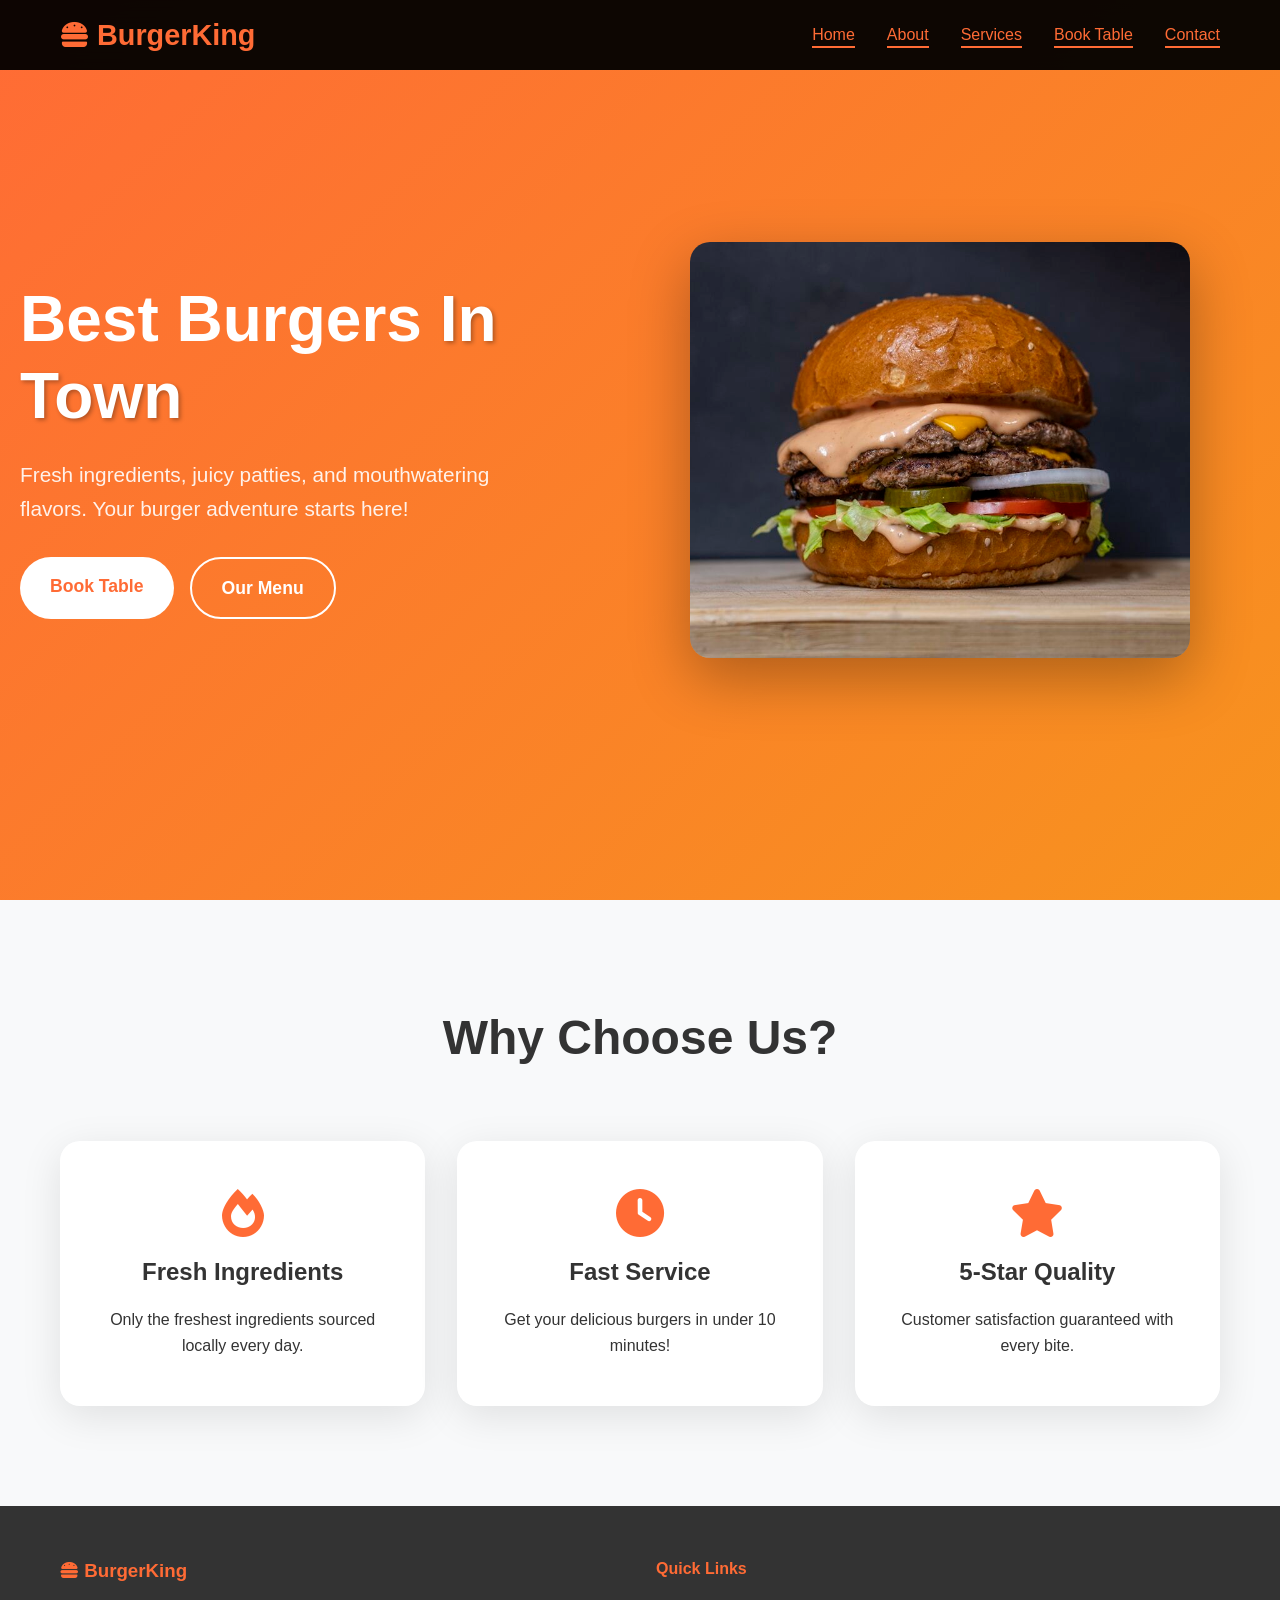
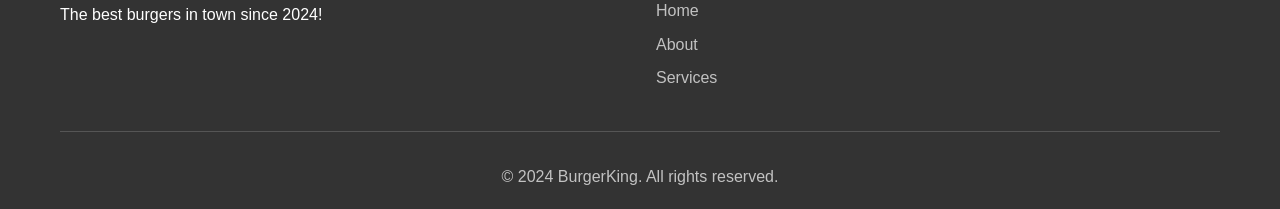
<file: index.html>
<!DOCTYPE html>
<html lang="en">

<head>
    <meta charset="UTF-8">
    <meta name="viewport" content="width=device-width, initial-scale=1.0">
    <title>Burger King - Best Burgers in Town</title>
    <link rel="stylesheet" href="style.css">
    <link href="https://cdnjs.cloudflare.com/ajax/libs/font-awesome/6.0.0/css/all.min.css" rel="stylesheet">
</head>

<body>
    <!-- Navigation -->
    <nav class="navbar">
        <div class="nav-container">
            <div class="logo">
                <h2><i class="fas fa-hamburger"></i> BurgerKing</h2>
            </div>
            <ul class="nav-menu">
                <li><a href="index.html" class="nav-link active">Home</a></li>
                <li><a href="about.html" class="nav-link">About</a></li>
                <li><a href="services.html" class="nav-link">Services</a></li>
                <li><a href="book.html" class="nav-link">Book Table</a></li>
                <li><a href="contact.html" class="nav-link">Contact</a></li>
            </ul>
            <div class="hamburger">
                <span></span>
                <span></span>
                <span></span>
            </div>
        </div>
    </nav>

    <!-- Hero Section -->
    <section class="hero">
        <div class="hero-content">
            <h1 class="hero-title animate-slide-up">Best Burgers <span class="highlight">In Town</span></h1>
            <p class="hero-desc animate-slide-up delay-1">Fresh ingredients, juicy patties, and mouthwatering flavors.
                Your burger adventure starts here!</p>
            <div class="hero-buttons animate-slide-up delay-2">
                <a href="book.html" class="btn btn-primary">Book Table</a>
                <a href="services.html" class="btn btn-secondary">Our Menu</a>
            </div>
        </div>
        <div class="hero-image animate-float">
            <img src="burger1.jpg" alt="Delicious Burger">
        </div>
    </section>

    <!-- Features -->
    <section class="features">
        <div class="container">
            <h2 class="section-title animate-slide-up">Why Choose Us?</h2>
            <div class="features-grid">
                <div class="feature-card animate-slide-up delay-1">
                    <i class="fas fa-fire"></i>
                    <h3>Fresh Ingredients</h3>
                    <p>Only the freshest ingredients sourced locally every day.</p>
                </div>
                <div class="feature-card animate-slide-up delay-2">
                    <i class="fas fa-clock"></i>
                    <h3>Fast Service</h3>
                    <p>Get your delicious burgers in under 10 minutes!</p>
                </div>
                <div class="feature-card animate-slide-up delay-3">
                    <i class="fas fa-star"></i>
                    <h3>5-Star Quality</h3>
                    <p>Customer satisfaction guaranteed with every bite.</p>
                </div>
            </div>
        </div>
    </section>

    <!-- Footer -->
    <footer class="footer">
        <div class="container">
            <div class="footer-content">
                <div class="footer-section">
                    <h3><i class="fas fa-hamburger"></i> BurgerKing</h3>
                    <p>The best burgers in town since 2024!</p>
                </div>
                <div class="footer-section">
                    <h4>Quick Links</h4>
                    <ul>
                        <li><a href="index.html">Home</a></li>
                        <li><a href="about.html">About</a></li>
                        <li><a href="services.html">Services</a></li>
                    </ul>
                </div>
            </div>
            <div class="footer-bottom">
                <p>&copy; 2024 BurgerKing. All rights reserved.</p>
            </div>
        </div>
    </footer>

    <script src="script.js"></script>
</body>

</html>
</file>
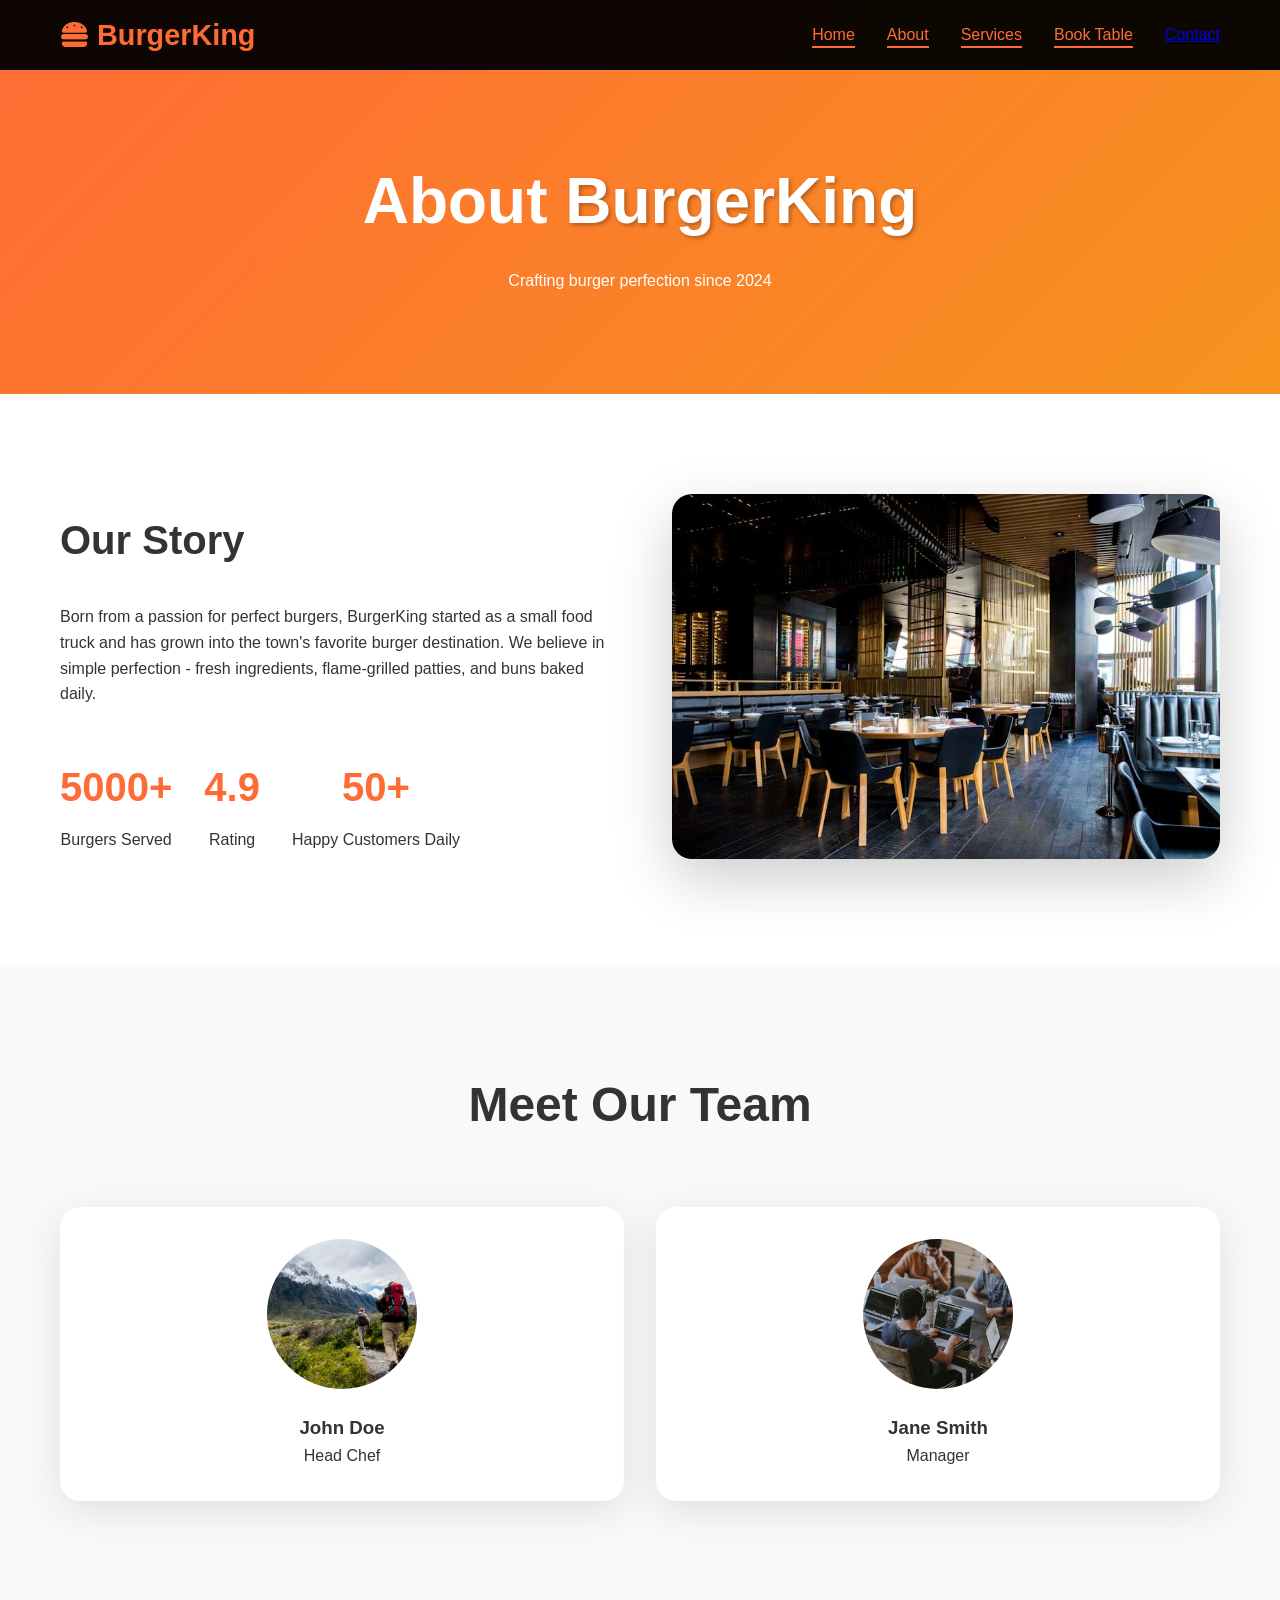
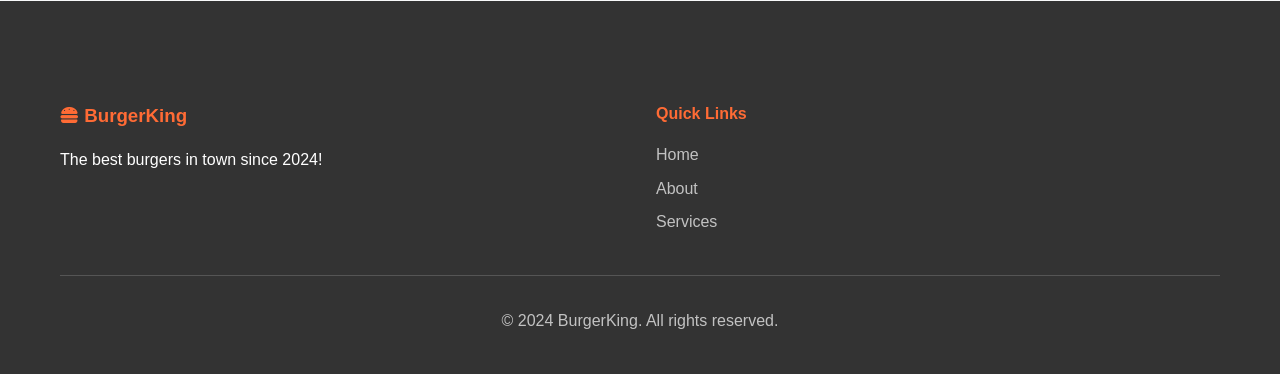
<file: about.html>
<!DOCTYPE html>
<html lang="en">

<head>
    <meta charset="UTF-8">
    <meta name="viewport" content="width=device-width, initial-scale=1.0">
    <title>About Us - BurgerKing</title>
    <link rel="stylesheet" href="style.css">
    <link href="https://cdnjs.cloudflare.com/ajax/libs/font-awesome/6.0.0/css/all.min.css" rel="stylesheet">
</head>

<body>
    <!-- Navigation (same as home) -->
    <nav class="navbar">
        <!-- Copy the nav from index.html -->
        <div class="nav-container">
            <div class="logo">
                <h2><i class="fas fa-hamburger"></i> BurgerKing</h2>
            </div>
            <ul class="nav-menu">
                <li><a href="index.html" class="nav-link">Home</a></li>
                <li><a href="about.html" class="nav-link active">About</a></li>
                <li><a href="services.html" class="nav-link">Services</a></li>
                <li><a href="book.html" class="nav-link">Book Table</a></li>
                <li><a href="contact.html"="nav-link">Contact</a></li>
            </ul>
            <div class="hamburger">
                <span></span>
                <span></span>
                <span></span>
            </div>
        </div>
    </nav>

    <!-- About Hero -->
    <section class="about-hero">
        <div class="container">
            <h1 class="animate-slide-up">About <span class="highlight">BurgerKing</span></h1>
            <p class="animate-slide-up delay-1">Crafting burger perfection since 2024</p>
        </div>
    </section>

    <!-- About Content -->
    <section class="about-content">
        <div class="container">
            <div class="about-grid">
                <div class="about-text animate-slide-right">
                    <h2>Our Story</h2>
                    <p>Born from a passion for perfect burgers, BurgerKing started as a small food truck and has grown
                        into the town's favorite burger destination. We believe in simple perfection - fresh
                        ingredients, flame-grilled patties, and buns baked daily.</p>
                    <div class="stats animate-slide-up delay-2">
                        <div class="stat">
                            <h3>5000+</h3>
                            <p>Burgers Served</p>
                        </div>
                        <div class="stat">
                            <h3>4.9</h3>
                            <p>Rating</p>
                        </div>
                        <div class="stat">
                            <h3>50+</h3>
                            <p>Happy Customers Daily</p>
                        </div>
                    </div>
                </div>
                <div class="about-image animate-slide-left">
                    <img src="restaurant.jpg" alt="Our Restaurant">
                </div>
            </div>
        </div>
    </section>

    <!-- Team -->
    <section class="team">
        <div class="container">
            <h2 class="section-title animate-slide-up">Meet Our Team</h2>
            <div class="team-grid">
                <div class="team-card animate-slide-up delay-1">
                    <img src="chef.jpg" alt="Chef">
                    <h3>John Doe</h3>
                    <p>Head Chef</p>
                </div>
                <div class="team-card animate-slide-up delay-2">
                    <img src="team.jpg" alt="Manager">
                    <h3>Jane Smith</h3>
                    <p>Manager</p>
                </div>
            </div>
        </div>
    </section>

    <!-- Footer (same as home) -->
    <footer class="footer">
        <footer class="footer">
            <div class="container">
                <div class="footer-content">
                    <div class="footer-section">
                        <h3><i class="fas fa-hamburger"></i> BurgerKing</h3>
                        <p>The best burgers in town since 2024!</p>
                    </div>
                    <div class="footer-section">
                        <h4>Quick Links</h4>
                        <ul>
                            <li><a href="index.html">Home</a></li>
                            <li><a href="about.html">About</a></li>
                            <li><a href="services.html">Services</a></li>
                        </ul>
                    </div>
                </div>
                <div class="footer-bottom">
                    <p>&copy; 2024 BurgerKing. All rights reserved.</p>
                </div>
            </div>
        </footer>
    </footer>

    <script src="script.js"></script>
</body>

</html>
</file>
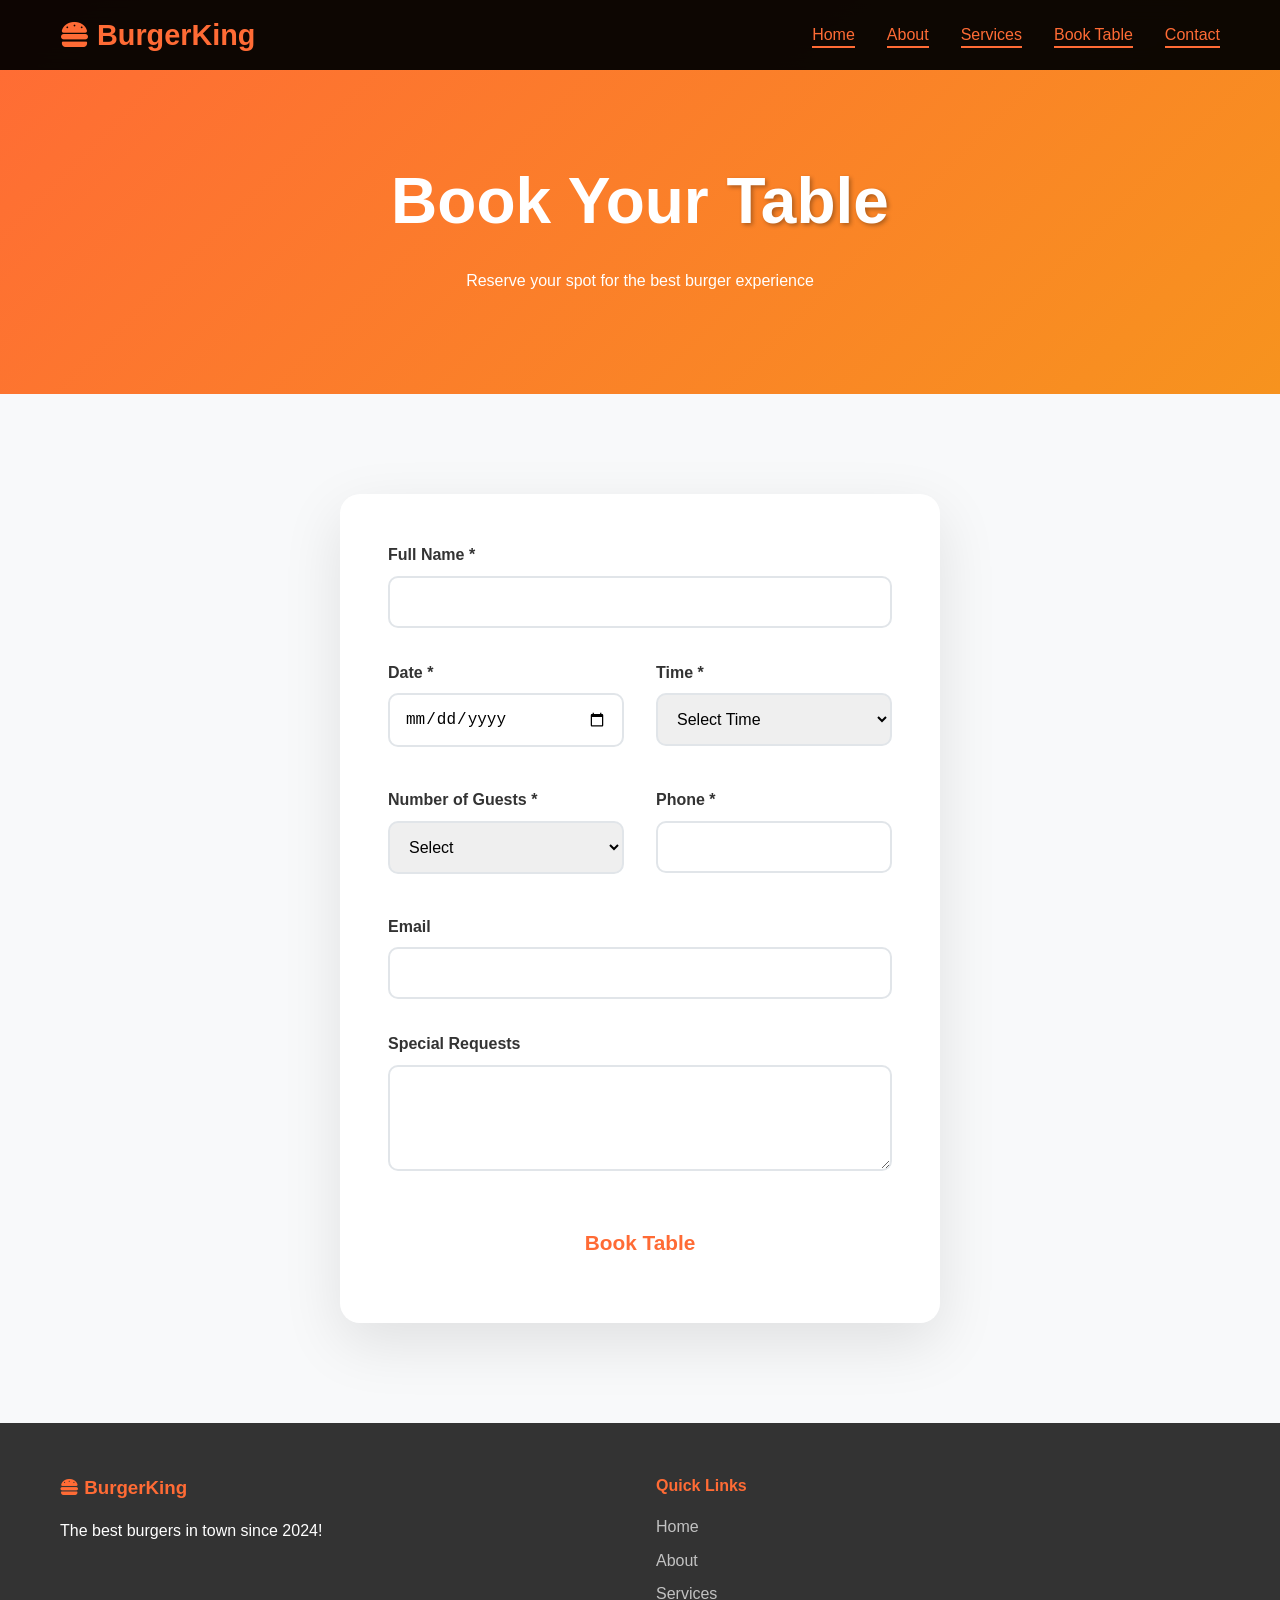
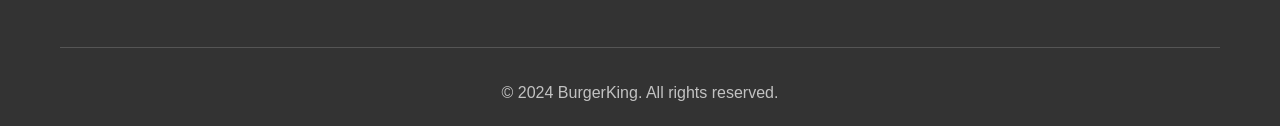
<file: book.html>
<!DOCTYPE html>
<html lang="en">

<head>
    <meta charset="UTF-8">
    <meta name="viewport" content="width=device-width, initial-scale=1.0">
    <title>Book Table - BurgerKing</title>
    <link rel="stylesheet" href="style.css">
    <link href="https://cdnjs.cloudflare.com/ajax/libs/font-awesome/6.0.0/css/all.min.css" rel="stylesheet">
</head>

<body>
    <!-- Navigation -->

    <nav class="navbar">
        <div class="nav-container">
            <div class="logo">
                <h2><i class="fas fa-hamburger"></i> BurgerKing</h2>
            </div>
            <ul class="nav-menu">
                <li><a href="index.html" class="nav-link active">Home</a></li>
                <li><a href="about.html" class="nav-link">About</a></li>
                <li><a href="services.html" class="nav-link">Services</a></li>
                <li><a href="book.html" class="nav-link">Book Table</a></li>
                <li><a href="contact.html" class="nav-link">Contact</a></li>
            </ul>
            <div class="hamburger">
                <span></span>
                <span></span>
                <span></span>
            </div>
        </div>
    </nav>

    <!-- Booking Hero -->
    <section class="booking-hero">
        <div class="container">
            <h1 class="animate-slide-up">Book Your <span class="highlight">Table</span></h1>
            <p class="animate-slide-up delay-1">Reserve your spot for the best burger experience</p>
        </div>
    </section>

    <!-- Booking Form -->
    <section class="booking-form-section">
        <div class="container">
            <form id="bookingForm" class="booking-form animate-slide-up">
                <div class="form-group">
                    <label for="name">Full Name *</label>
                    <input type="text" id="name" name="name" required>
                    <span class="error"></span>
                </div>
                <div class="form-row">
                    <div class="form-group">
                        <label for="date">Date *</label>
                        <input type="date" id="date" name="date" required>
                        <span class="error"></span>
                    </div>
                    <div class="form-group">
                        <label for="time">Time *</label>
                        <select id="time" name="time" required>
                            <option value="">Select Time</option>
                            <option value="12:00">12:00 PM</option>
                            <option value="13:00">1:00 PM</option>
                            <option value="14:00">2:00 PM</option>
                            <option value="18:00">6:00 PM</option>
                            <option value="19:00">7:00 PM</option>
                            <option value="20:00">8:00 PM</option>
                        </select>
                        <span class="error"></span>
                    </div>
                </div>
                <div class="form-row">
                    <div class="form-group">
                        <label for="guests">Number of Guests *</label>
                        <select id="guests" name="guests" required>
                            <option value="">Select</option>
                            <option value="1">1 Person</option>
                            <option value="2">2 People</option>
                            <option value="3">3 People</option>
                            <option value="4">4 People</option>
                            <option value="5+">5+ People</option>
                        </select>
                        <span class="error"></span>
                    </div>
                    <div class="form-group">
                        <label for="phone">Phone *</label>
                        <input type="tel" id="phone" name="phone" required>
                        <span class="error"></span>
                    </div>
                </div>
                <div class="form-group">
                    <label for="email">Email</label>
                    <input type="email" id="email" name="email">
                    <span class="error"></span>
                </div>
                <div class="form-group">
                    <label for="message">Special Requests</label>
                    <textarea id="message" name="message" rows="4"></textarea>
                </div>
                <button type="submit" class="btn btn-primary btn-large">Book Table</button>
            </form>
        </div>
    </section>

    <!-- Footer -->

    <footer class="footer">
        <div class="container">
            <div class="footer-content">
                <div class="footer-section">
                    <h3><i class="fas fa-hamburger"></i> BurgerKing</h3>
                    <p>The best burgers in town since 2024!</p>
                </div>
                <div class="footer-section">
                    <h4>Quick Links</h4>
                    <ul>
                        <li><a href="index.html">Home</a></li>
                        <li><a href="about.html">About</a></li>
                        <li><a href="services.html">Services</a></li>
                    </ul>
                </div>
            </div>
            <div class="footer-bottom">
                <p>&copy; 2024 BurgerKing. All rights reserved.</p>
            </div>
        </div>
    </footer>

    <script src="script.js"></script>
</body>

</html>
</file>
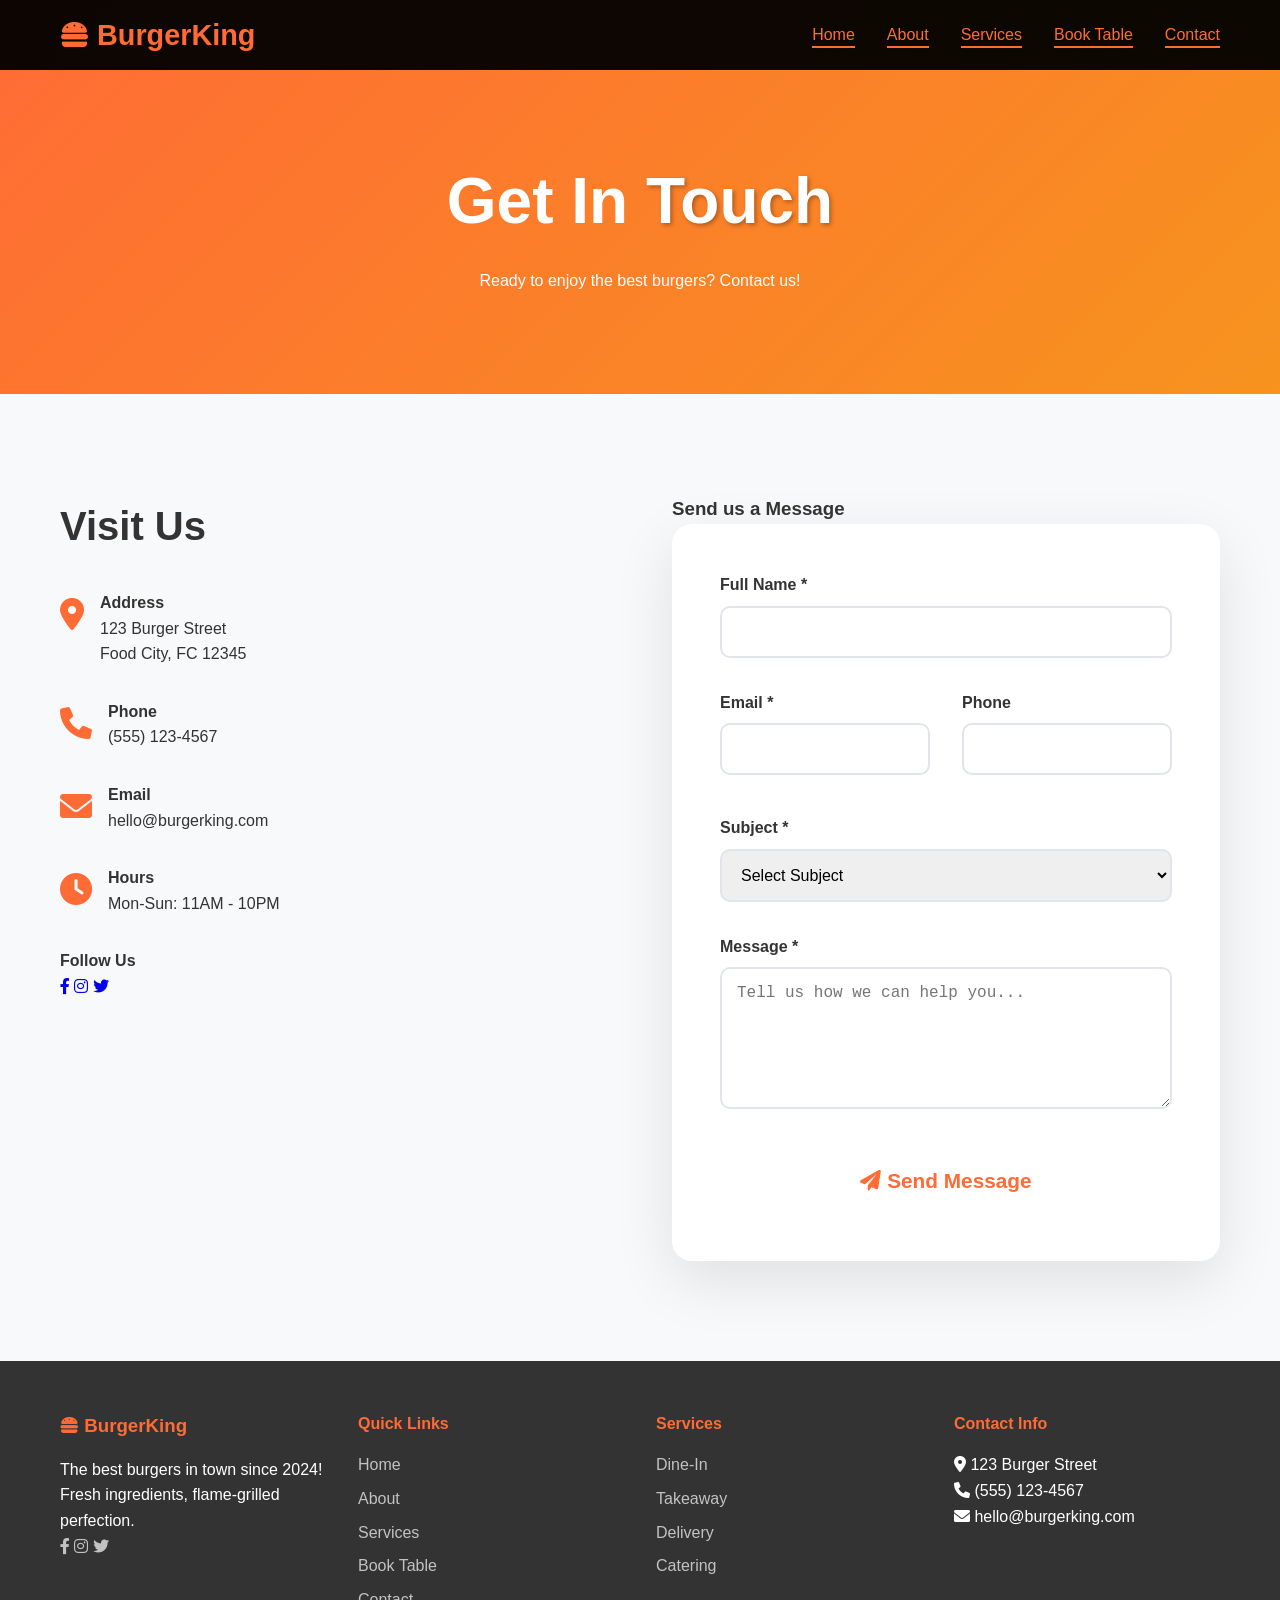
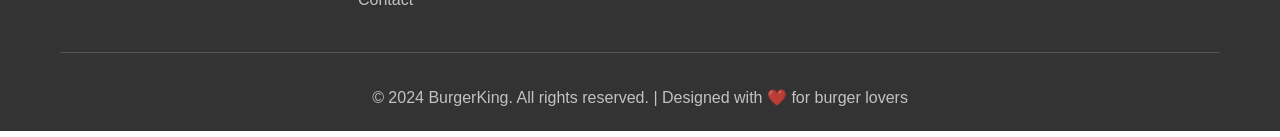
<file: contact.html>
<!DOCTYPE html>
<html lang="en">

<head>
    <meta charset="UTF-8">
    <meta name="viewport" content="width=device-width, initial-scale=1.0">
    <title>Contact Us - BurgerKing</title>
    <link rel="stylesheet" href="style.css">
    <link href="https://cdnjs.cloudflare.com/ajax/libs/font-awesome/6.0.0/css/all.min.css" rel="stylesheet">
</head>

<body>
    <!-- Navigation -->
    <nav class="navbar">
        <div class="nav-container">
            <div class="logo">
                <h2><i class="fas fa-hamburger"></i> BurgerKing</h2>
            </div>
            <ul class="nav-menu">
                <li><a href="index.html" class="nav-link">Home</a></li>
                <li><a href="about.html" class="nav-link">About</a></li>
                <li><a href="services.html" class="nav-link">Services</a></li>
                <li><a href="book.html" class="nav-link">Book Table</a></li>
                <li><a href="contact.html" class="nav-link active">Contact</a></li>
            </ul>
            <div class="hamburger">
                <span></span>
                <span></span>
                <span></span>
            </div>
        </div>
    </nav>

    <!-- Contact Hero -->
    <section class="contact-hero">
        <div class="container">
            <h1 class="animate-slide-up">Get In <span class="highlight">Touch</span></h1>
            <p class="animate-slide-up delay-1">Ready to enjoy the best burgers? Contact us!</p>
        </div>
    </section>

    <!-- Contact Content -->
    <section class="contact-content">
        <div class="container">
            <div class="contact-grid">
                <div class="contact-info animate-slide-right">
                    <h2>Visit Us</h2>
                    <div class="contact-item">
                        <i class="fas fa-map-marker-alt"></i>
                        <div>
                            <h4>Address</h4>
                            <p>123 Burger Street<br>Food City, FC 12345</p>
                        </div>
                    </div>
                    <div class="contact-item">
                        <i class="fas fa-phone"></i>
                        <div>
                            <h4>Phone</h4>
                            <p>(555) 123-4567</p>
                        </div>
                    </div>
                    <div class="contact-item">
                        <i class="fas fa-envelope"></i>
                        <div>
                            <h4>Email</h4>
                            <p>hello@burgerking.com</p>
                        </div>
                    </div>
                    <div class="contact-item">
                        <i class="fas fa-clock"></i>
                        <div>
                            <h4>Hours</h4>
                            <p>Mon-Sun: 11AM - 10PM</p>
                        </div>
                    </div>
                    <div class="social-links">
                        <h4>Follow Us</h4>
                        <div class="social-icons">
                            <a href="#" aria-label="Facebook"><i class="fab fa-facebook-f"></i></a>
                            <a href="#" aria-label="Instagram"><i class="fab fa-instagram"></i></a>
                            <a href="#" aria-label="Twitter"><i class="fab fa-twitter"></i></a>
                        </div>
                    </div>
                </div>
                <div class="contact-form animate-slide-left">
                    <h3>Send us a Message</h3>
                    <form id="contactForm">
                        <div class="form-group">
                            <label for="contactName">Full Name *</label>
                            <input type="text" id="contactName" name="name" required>
                            <span class="error"></span>
                        </div>
                        <div class="form-row">
                            <div class="form-group">
                                <label for="contactEmail">Email *</label>
                                <input type="email" id="contactEmail" name="email" required>
                                <span class="error"></span>
                            </div>
                            <div class="form-group">
                                <label for="contactPhone">Phone</label>
                                <input type="tel" id="contactPhone" name="phone">
                                <span class="error"></span>
                            </div>
                        </div>
                        <div class="form-group">
                            <label for="contactSubject">Subject *</label>
                            <select id="contactSubject" name="subject" required>
                                <option value="">Select Subject</option>
                                <option value="booking">Table Booking</option>
                                <option value="menu">Menu Inquiry</option>
                                <option value="delivery">Delivery</option>
                                <option value="feedback">Feedback</option>
                                <option value="other">Other</option>
                            </select>
                            <span class="error"></span>
                        </div>
                        <div class="form-group">
                            <label for="contactMessage">Message *</label>
                            <textarea id="contactMessage" name="message" rows="6" required
                                placeholder="Tell us how we can help you..."></textarea>
                            <span class="error"></span>
                        </div>
                        <button type="submit" class="btn btn-primary btn-large">
                            <i class="fas fa-paper-plane"></i> Send Message
                        </button>
                    </form>
                </div>
            </div>
        </div>
    </section>

    <!-- Footer -->
    <footer class="footer">
        <div class="container">
            <div class="footer-content">
                <div class="footer-section">
                    <h3><i class="fas fa-hamburger"></i> BurgerKing</h3>
                    <p>The best burgers in town since 2024! Fresh ingredients, flame-grilled perfection.</p>
                    <div class="social-icons">
                        <a href="#" aria-label="Facebook"><i class="fab fa-facebook-f"></i></a>
                        <a href="#" aria-label="Instagram"><i class="fab fa-instagram"></i></a>
                        <a href="#" aria-label="Twitter"><i class="fab fa-twitter"></i></a>
                    </div>
                </div>
                <div class="footer-section">
                    <h4>Quick Links</h4>
                    <ul>
                        <li><a href="index.html">Home</a></li>
                        <li><a href="about.html">About</a></li>
                        <li><a href="services.html">Services</a></li>
                        <li><a href="book.html">Book Table</a></li>
                        <li><a href="contact.html">Contact</a></li>
                    </ul>
                </div>
                <div class="footer-section">
                    <h4>Services</h4>
                    <ul>
                        <li><a href="#">Dine-In</a></li>
                        <li><a href="#">Takeaway</a></li>
                        <li><a href="#">Delivery</a></li>
                        <li><a href="#">Catering</a></li>
                    </ul>
                </div>
                <div class="footer-section">
                    <h4>Contact Info</h4>
                    <p><i class="fas fa-map-marker-alt"></i> 123 Burger Street</p>
                    <p><i class="fas fa-phone"></i> (555) 123-4567</p>
                    <p><i class="fas fa-envelope"></i> hello@burgerking.com</p>
                </div>
            </div>
            <div class="footer-bottom">
                <p>&copy; 2024 BurgerKing. All rights reserved. | Designed with ❤️ for burger lovers</p>
            </div>
        </div>
    </footer>

    <script src="script.js"></script>
</body>

</html>
</file>
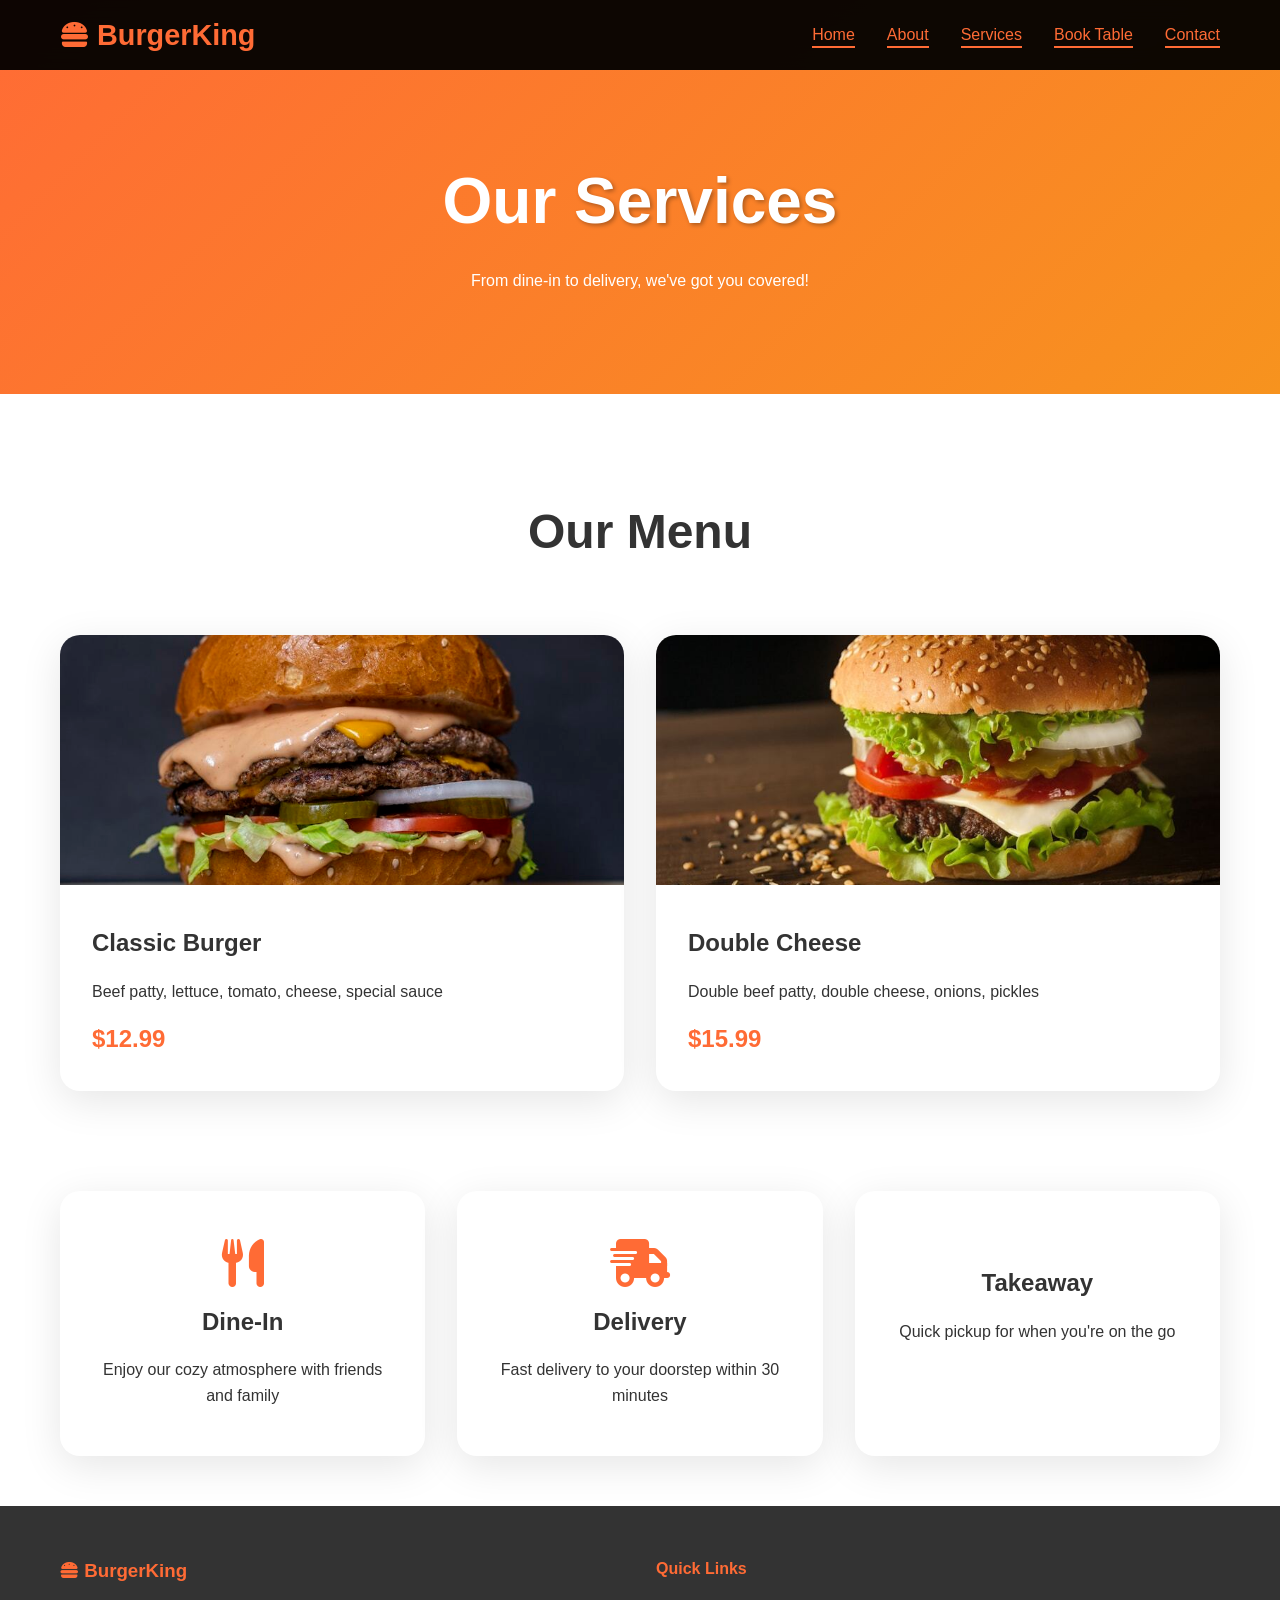
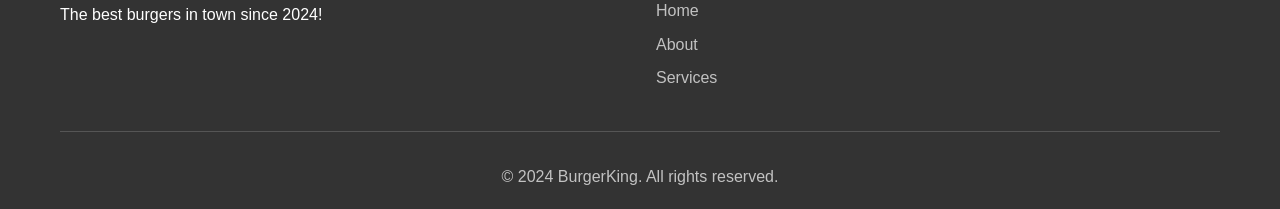
<file: services.html>
<!DOCTYPE html>
<html lang="en">

<head>
    <meta charset="UTF-8">
    <meta name="viewport" content="width=device-width, initial-scale=1.0">
    <title>Services - BurgerKing</title>
    <link rel="stylesheet" href="style.css">
    <link href="https://cdnjs.cloudflare.com/ajax/libs/font-awesome/6.0.0/css/all.min.css" rel="stylesheet">
</head>

<body>
    <!-- Navigation -->
    <!-- Copy nav from index.html with Services active -->
    <nav class="navbar">
        <div class="nav-container">
            <div class="logo">
                <h2><i class="fas fa-hamburger"></i> BurgerKing</h2>
            </div>
            <ul class="nav-menu">
                <li><a href="index.html" class="nav-link active">Home</a></li>
                <li><a href="about.html" class="nav-link">About</a></li>
                <li><a href="services.html" class="nav-link">Services</a></li>
                <li><a href="book.html" class="nav-link">Book Table</a></li>
                <li><a href="contact.html" class="nav-link">Contact</a></li>
            </ul>
            <div class="hamburger">
                <span></span>
                <span></span>
                <span></span>
            </div>
        </div>
    </nav>

    <!-- Services Hero -->
    <section class="services-hero">
        <div class="container">
            <h1 class="animate-slide-up">Our <span class="highlight">Services</span></h1>
            <p class="animate-slide-up delay-1">From dine-in to delivery, we've got you covered!</p>
        </div>
    </section>

    <!-- Menu -->
    <section class="menu">
        <div class="container">
            <h2 class="section-title animate-slide-up">Our Menu</h2>
            <div class="menu-grid">
                <div class="menu-item animate-slide-up delay-1">
                    <img src="burger1.jpg" alt="Classic Burger">
                    <div class="menu-info">
                        <h3>Classic Burger</h3>
                        <p>Beef patty, lettuce, tomato, cheese, special sauce</p>
                        <div class="price">$12.99</div>
                    </div>
                </div>
                <div class="menu-item animate-slide-up delay-2">
                    <img src="burger2.jpg" alt="Cheese Burger">
                    <div class="menu-info">
                        <h3>Double Cheese</h3>
                        <p>Double beef patty, double cheese, onions, pickles</p>
                        <div class="price">$15.99</div>
                    </div>
                </div>
            </div>
        </div>
    </section>

    <!-- Services List -->
    <section class="services-list">
        <div class="container">
            <div class="services-grid">
                <div class="service-card animate-slide-up delay-1">
                    <i class="fas fa-utensils"></i>
                    <h3>Dine-In</h3>
                    <p>Enjoy our cozy atmosphere with friends and family</p>
                </div>
                <div class="service-card animate-slide-up delay-2">
                    <i class="fas fa-shipping-fast"></i>
                    <h3>Delivery</h3>
                    <p>Fast delivery to your doorstep within 30 minutes</p>
                </div>
                <div class="service-card animate-slide-up delay-3">
                    <i class="fas fa-takeaway-box"></i>
                    <h3>Takeaway</h3>
                    <p>Quick pickup for when you're on the go</p>
                </div>
            </div>
        </div>
    </section>

    <!-- Footer -->
    <footer class="footer" style="margin-top: 50px;">
        <div class="container">
            <div class="footer-content">
                <div class="footer-section">
                    <h3><i class="fas fa-hamburger"></i> BurgerKing</h3>
                    <p>The best burgers in town since 2024!</p>
                </div>
                <div class="footer-section">
                    <h4>Quick Links</h4>
                    <ul>
                        <li><a href="index.html">Home</a></li>
                        <li><a href="about.html">About</a></li>
                        <li><a href="services.html">Services</a></li>
                    </ul>
                </div>
            </div>
            <div class="footer-bottom">
                <p>&copy; 2024 BurgerKing. All rights reserved.</p>
            </div>
        </div>
    </footer>
    <!-- Copy footer -->
    <script src="script.js"></script>
</body>

</html>
</file>
<file: style.css>
/* Reset & Base Styles */
* {
    margin: 0;
    padding: 0;
    box-sizing: border-box;
}

body {
    font-family: 'Arial', sans-serif;
    line-height: 1.6;
    color: #333;
    overflow-x: hidden;
}

.container {
    max-width: 1200px;
    margin: 0 auto;
    padding: 0 20px;
}

/* Navigation */
.navbar {
    position: fixed;
    top: 0;
    width: 100%;
    background: rgba(0, 0, 0, 0.95);
    backdrop-filter: blur(10px);
    z-index: 1000;
    transition: all 0.3s ease;
}

.nav-container {
    max-width: 1200px;
    margin: 0 auto;
    padding: 0 20px;
    display: flex;
    justify-content: space-between;
    align-items: center;
    height: 70px;
}

.logo h2 {
    color: #ff6b35;
    font-size: 1.8rem;
}

.nav-menu {
    display: flex;
    list-style: none;
    gap: 2rem;
}

.nav-link {
    color: white;
    text-decoration: none;
    font-weight: 500;
    transition: all 0.3s ease;
    position: relative;
}

.nav-link:hover,
.nav-link.active {
    color: #ff6b35;
}

.nav-link::after {
    content: '';
    position: absolute;
    bottom: -5px;
    left: 0;
    width: 0;
    height: 2px;
    background: #ff6b35;
    transition: width 0.3s ease;
}

.nav-link:hover::after,
.nav-link.active::after {
    width: 100%;
}

.hamburger {
    display: none;
    flex-direction: column;
    cursor: pointer;
}

.hamburger span {
    width: 25px;
    height: 3px;
    background: white;
    margin: 3px 0;
    transition: 0.3s;
}

/* Hero Section */
.hero {
    min-height: 100vh;
    display: flex;
    align-items: center;
    background: linear-gradient(135deg, #ff6b35 0%, #f7931e 100%);
    position: relative;
    overflow: hidden;
}

.hero-content {
    flex: 1;
    max-width: 600px;
    padding: 0 20px;
    z-index: 2;
}

.hero-title {
    font-size: 4rem;
    font-weight: bold;
    color: white;
    margin-bottom: 1.5rem;
    line-height: 1.2;
}

.highlight {
    color: #fff;
    text-shadow: 2px 2px 4px rgba(0, 0, 0, 0.3);
}

.hero-desc {
    font-size: 1.3rem;
    color: rgba(255, 255, 255, 0.9);
    margin-bottom: 2rem;
    max-width: 500px;
}

.hero-buttons {
    display: flex;
    gap: 1rem;
    flex-wrap: wrap;
}

.btn {
    padding: 15px 30px;
    border: none;
    border-radius: 50px;
    font-size: 1.1rem;
    font-weight: bold;
    text-decoration: none;
    display: inline-block;
    transition: all 0.3s ease;
    cursor: pointer;
}

.btn-primary {
    background: #fff;
    color: #ff6b35;
}

.btn-primary:hover {
    transform: translateY(-3px);
    box-shadow: 0 10px 30px rgba(0, 0, 0, 0.3);
}

.btn-secondary {
    background: transparent;
    color: white;
    border: 2px solid white;
}

.btn-secondary:hover {
    background: white;
    color: #ff6b35;
    transform: translateY(-3px);
}

.hero-image {
    flex: 1;
    display: flex;
    justify-content: center;
    align-items: center;
    position: relative;
}

.hero-image img {
    max-width: 500px;
    height: auto;
    border-radius: 20px;
    box-shadow: 0 20px 60px rgba(0, 0, 0, 0.3);
}

/* Features */
.features {
    padding: 100px 0;
    background: #f8f9fa;
}

.section-title {
    font-size: 3rem;
    text-align: center;
    margin-bottom: 4rem;
    color: #333;
}

.features-grid,
.services-grid,
.team-grid {
    display: grid;
    grid-template-columns: repeat(auto-fit, minmax(300px, 1fr));
    gap: 2rem;
}

.feature-card,
.service-card,
.team-card {
    background: white;
    padding: 3rem 2rem;
    border-radius: 20px;
    text-align: center;
    box-shadow: 0 10px 40px rgba(0, 0, 0, 0.1);
    transition: all 0.3s ease;
}

.feature-card:hover,
.service-card:hover {
    transform: translateY(-10px);
    box-shadow: 0 20px 60px rgba(0, 0, 0, 0.2);
}

.feature-card i,
.service-card i {
    font-size: 3rem;
    color: #ff6b35;
    margin-bottom: 1rem;
}

.feature-card h3,
.service-card h3 {
    font-size: 1.5rem;
    margin-bottom: 1rem;
    color: #333;
}

/* About Styles */
.about-hero,
.services-hero,
.booking-hero,
.contact-hero {
    padding: 150px 0 100px;
    text-align: center;
    background: linear-gradient(135deg, #ff6b35 0%, #f7931e 100%);
    color: white;
}

.about-hero h1,
.services-hero h1,
.booking-hero h1,
.contact-hero h1 {
    font-size: 4rem;
    margin-bottom: 1rem;
}

.about-content {
    padding: 100px 0;
}

.about-grid {
    display: grid;
    grid-template-columns: 1fr 1fr;
    gap: 4rem;
    align-items: center;
}

.about-text h2 {
    font-size: 2.5rem;
    margin-bottom: 2rem;
    color: #333;
}

.about-image img {
    width: 100%;
    border-radius: 20px;
    box-shadow: 0 20px 60px rgba(0, 0, 0, 0.2);
}

.stats {
    display: flex;
    gap: 2rem;
    margin-top: 3rem;
}

.stat {
    text-align: center;
}

.stat h3 {
    font-size: 2.5rem;
    color: #ff6b35;
    margin-bottom: 0.5rem;
}

.team {
    padding: 100px 0;
    background: #f8f9fa;
}

.team-card {
    text-align: center;
    padding: 2rem;
}

.team-card img {
    width: 150px;
    height: 150px;
    border-radius: 50%;
    object-fit: cover;
    margin-bottom: 1rem;
}

/* Menu */
.menu {
    padding: 100px 0;
}

.menu-grid {
    display: grid;
    grid-template-columns: repeat(auto-fit, minmax(350px, 1fr));
    gap: 2rem;
}

.menu-item {
    background: white;
    border-radius: 20px;
    overflow: hidden;
    box-shadow: 0 10px 40px rgba(0, 0, 0, 0.1);
    transition: all 0.3s ease;
}

.menu-item:hover {
    transform: translateY(-10px);
}

.menu-item img {
    width: 100%;
    height: 250px;
    object-fit: cover;
}

.menu-info {
    padding: 2rem;
}

.menu-info h3 {
    font-size: 1.5rem;
    margin-bottom: 1rem;
    color: #333;
}

.price {
    font-size: 1.5rem;
    font-weight: bold;
    color: #ff6b35;
    margin-top: 1rem;
}

/* Forms */
.booking-form-section,
.contact-content {
    padding: 100px 0;
    background: #f8f9fa;
}

.booking-form,
#contactForm {
    max-width: 600px;
    margin: 0 auto;
    background: white;
    padding: 3rem;
    border-radius: 20px;
    box-shadow: 0 20px 60px rgba(0, 0, 0, 0.1);
}

.form-group {
    margin-bottom: 2rem;
}

.form-row {
    display: grid;
    grid-template-columns: 1fr 1fr;
    gap: 2rem;
}

label {
    display: block;
    margin-bottom: 0.5rem;
    font-weight: bold;
    color: #333;
}

input,
select,
textarea {
    width: 100%;
    padding: 15px;
    border: 2px solid #e1e5e9;
    border-radius: 10px;
    font-size: 1rem;
    transition: border-color 0.3s ease;
}

input:focus,
select:focus,
textarea:focus {
    outline: none;
    border-color: #ff6b35;
}

.btn-large {
    width: 100%;
    padding: 20px;
    font-size: 1.3rem;
}

.error {
    color: #e74c3c;
    font-size: 0.9rem;
    margin-top: 0.5rem;
    display: block;
}

.success {
    color: #27ae60;
    background: rgba(39, 174, 96, 0.1);
    padding: 1rem;
    border-radius: 10px;
    margin-bottom: 2rem;
    display: none;
}

/* Contact Grid */
.contact-grid {
    display: grid;
    grid-template-columns: 1fr 1fr;
    gap: 4rem;
}

.contact-info h2 {
    font-size: 2.5rem;
    margin-bottom: 2rem;
    color: #333;
}

.contact-item {
    display: flex;
    align-items: flex-start;
    gap: 1rem;
    margin-bottom: 2rem;
}

.contact-item i {
    font-size: 2rem;
    color: #ff6b35;
    margin-top: 0.5rem;
}

/* Footer */
.footer {
    background: #333;
    color: white;
    padding: 50px 0 20px;
}

.footer-content {
    display: grid;
    grid-template-columns: repeat(auto-fit, minmax(250px, 1fr));
    gap: 2rem;
    margin-bottom: 2rem;
}

.footer-section h3,
.footer-section h4 {
    margin-bottom: 1rem;
    color: #ff6b35;
}

.footer-section ul {
    list-style: none;
}

.footer-section ul li {
    margin-bottom: 0.5rem;
}

.footer-section a {
    color: rgba(255, 255, 255, 0.7);
    text-decoration: none;
    transition: color 0.3s ease;
}

.footer-section a:hover {
    color: #ff6b35;
}

.footer-bottom {
    text-align: center;
    padding-top: 2rem;
    border-top: 1px solid #555;
    color: rgba(255, 255, 255, 0.7);
}

/* Animations */
@keyframes slideUp {
    from {
        opacity: 0;
        transform: translateY(50px);
    }

    to {
        opacity: 1;
        transform: translateY(0);
    }
}

@keyframes slideRight {
    from {
        opacity: 0;
        transform: translateX(50px);
    }

    to {
        opacity: 1;
        transform: translateX(0);
    }
}

@keyframes slideLeft {
    from {
        opacity: 0;
        transform: translateX(-50px);
    }

    to {
        opacity: 1;
        transform: translateX(0);
    }
}

@keyframes float {

    0%,
    100% {
        transform: translateY(0px);
    }

    50% {
        transform: translateY(-20px);
    }
}

.animate-slide-up {
    animation: slideUp 0.8s ease forwards;
}

.animate-slide-right {
    animation: slideRight 0.8s ease forwards;
}

.animate-slide-left {
    animation: slideLeft 0.8s ease forwards;
}

.animate-float {
    animation: float 3s ease-in-out infinite;
}

.delay-1 {
    animation-delay: 0.2s;
}

.delay-2 {
    animation-delay: 0.4s;
}

.delay-3 {
    animation-delay: 0.6s;
}

/* Responsive Design */
@media (max-width: 768px) {
    .hamburger {
        display: flex;
    }

    .nav-menu {
        position: fixed;
        left: -100%;
        top: 70px;
        flex-direction: column;
        background: rgba(0, 0, 0, 0.98);
        width: 100%;
        text-align: center;
        transition: 0.3s;
        padding: 2rem 0;
    }

    .nav-menu.active {
        left: 0;
    }

    .hero {
        flex-direction: column;
        text-align: center;
        padding: 100px 0 50px;
    }

    .hero-title {
        font-size: 2.5rem;
    }

    .hero-buttons {
        justify-content: center;
    }

    .about-grid,
    .contact-grid,
    .form-row {
        grid-template-columns: 1fr;
        gap: 2rem;
    }

    .stats {
        flex-direction: column;
        gap: 1rem;
    }

    .features-grid,
    .services-grid {
        grid-template-columns: 1fr;
    }

    .section-title {
        font-size: 2rem;
    }
}

@media (max-width: 480px) {
    .hero-title {
        font-size: 2rem;
    }

    .booking-form,
    .contact-form {
        padding: 2rem;
    }

    .btn {
        padding: 12px 25px;
    }
}
</file>
